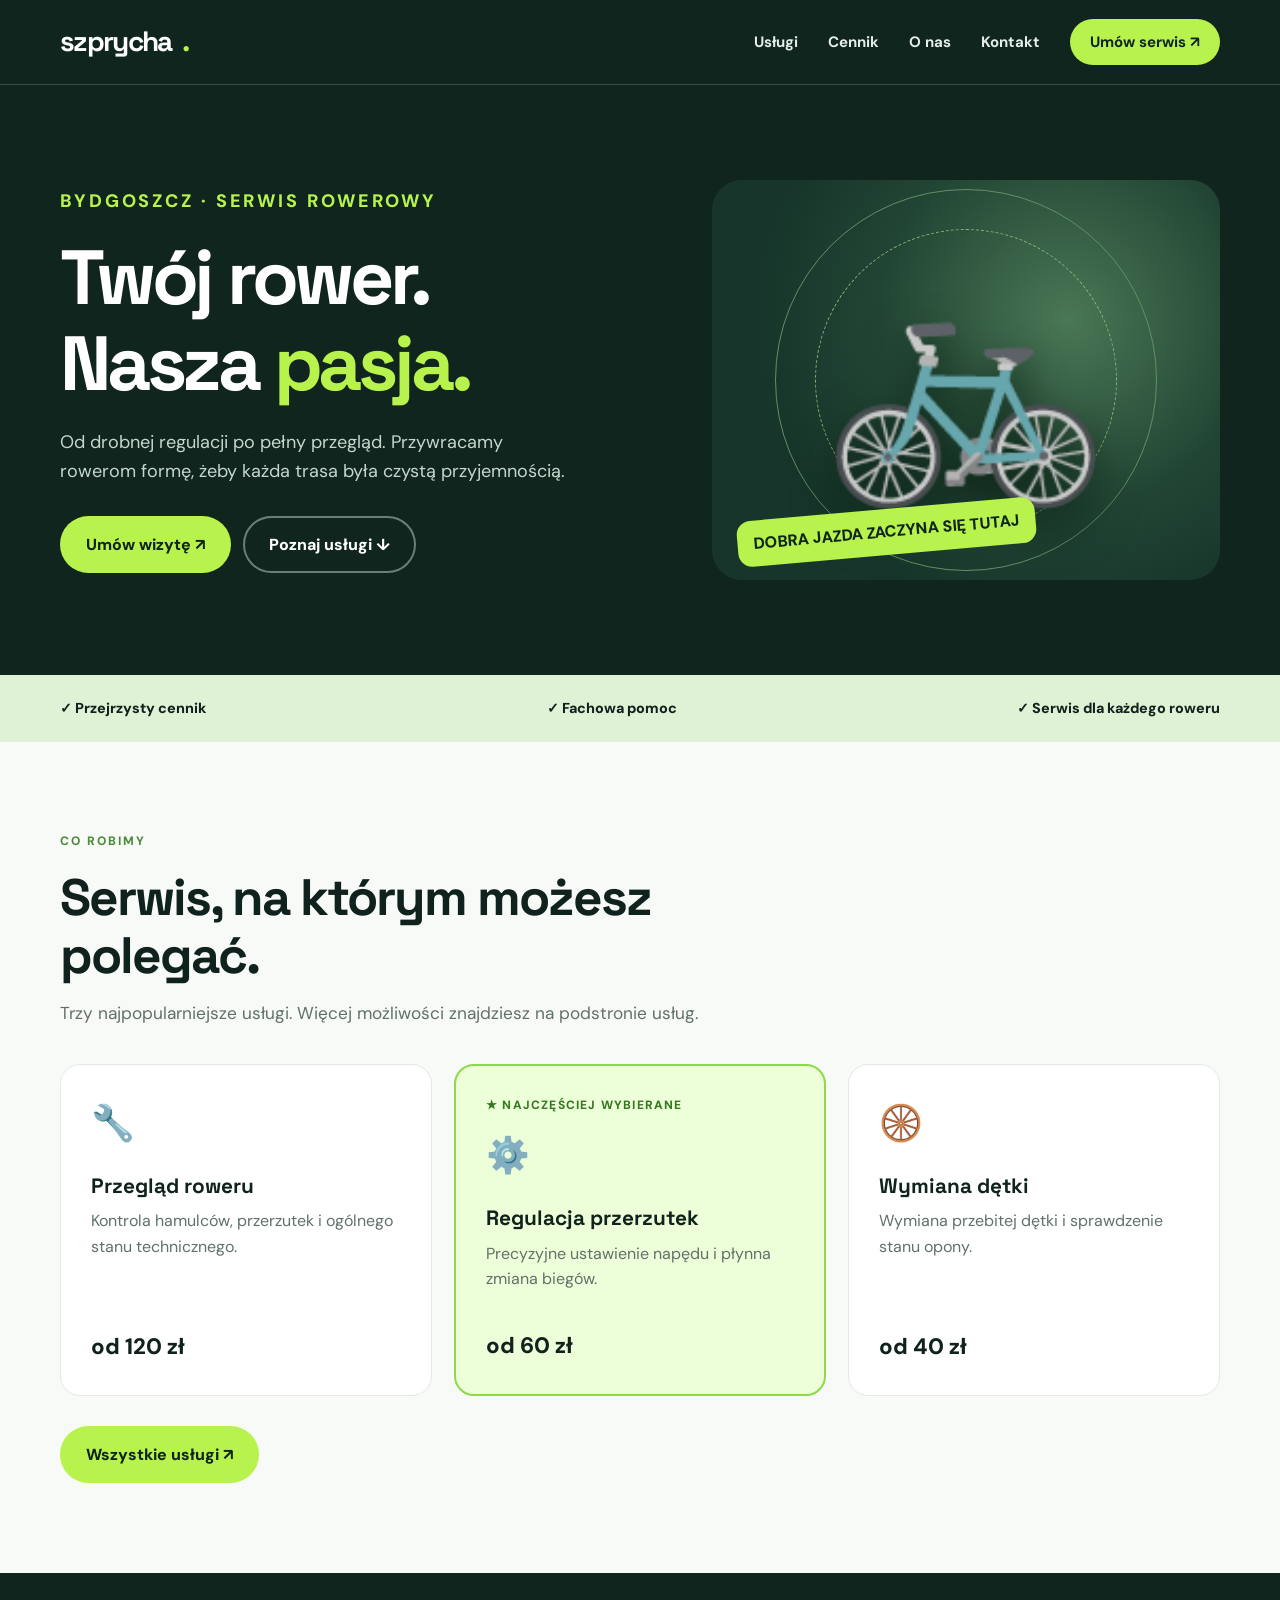
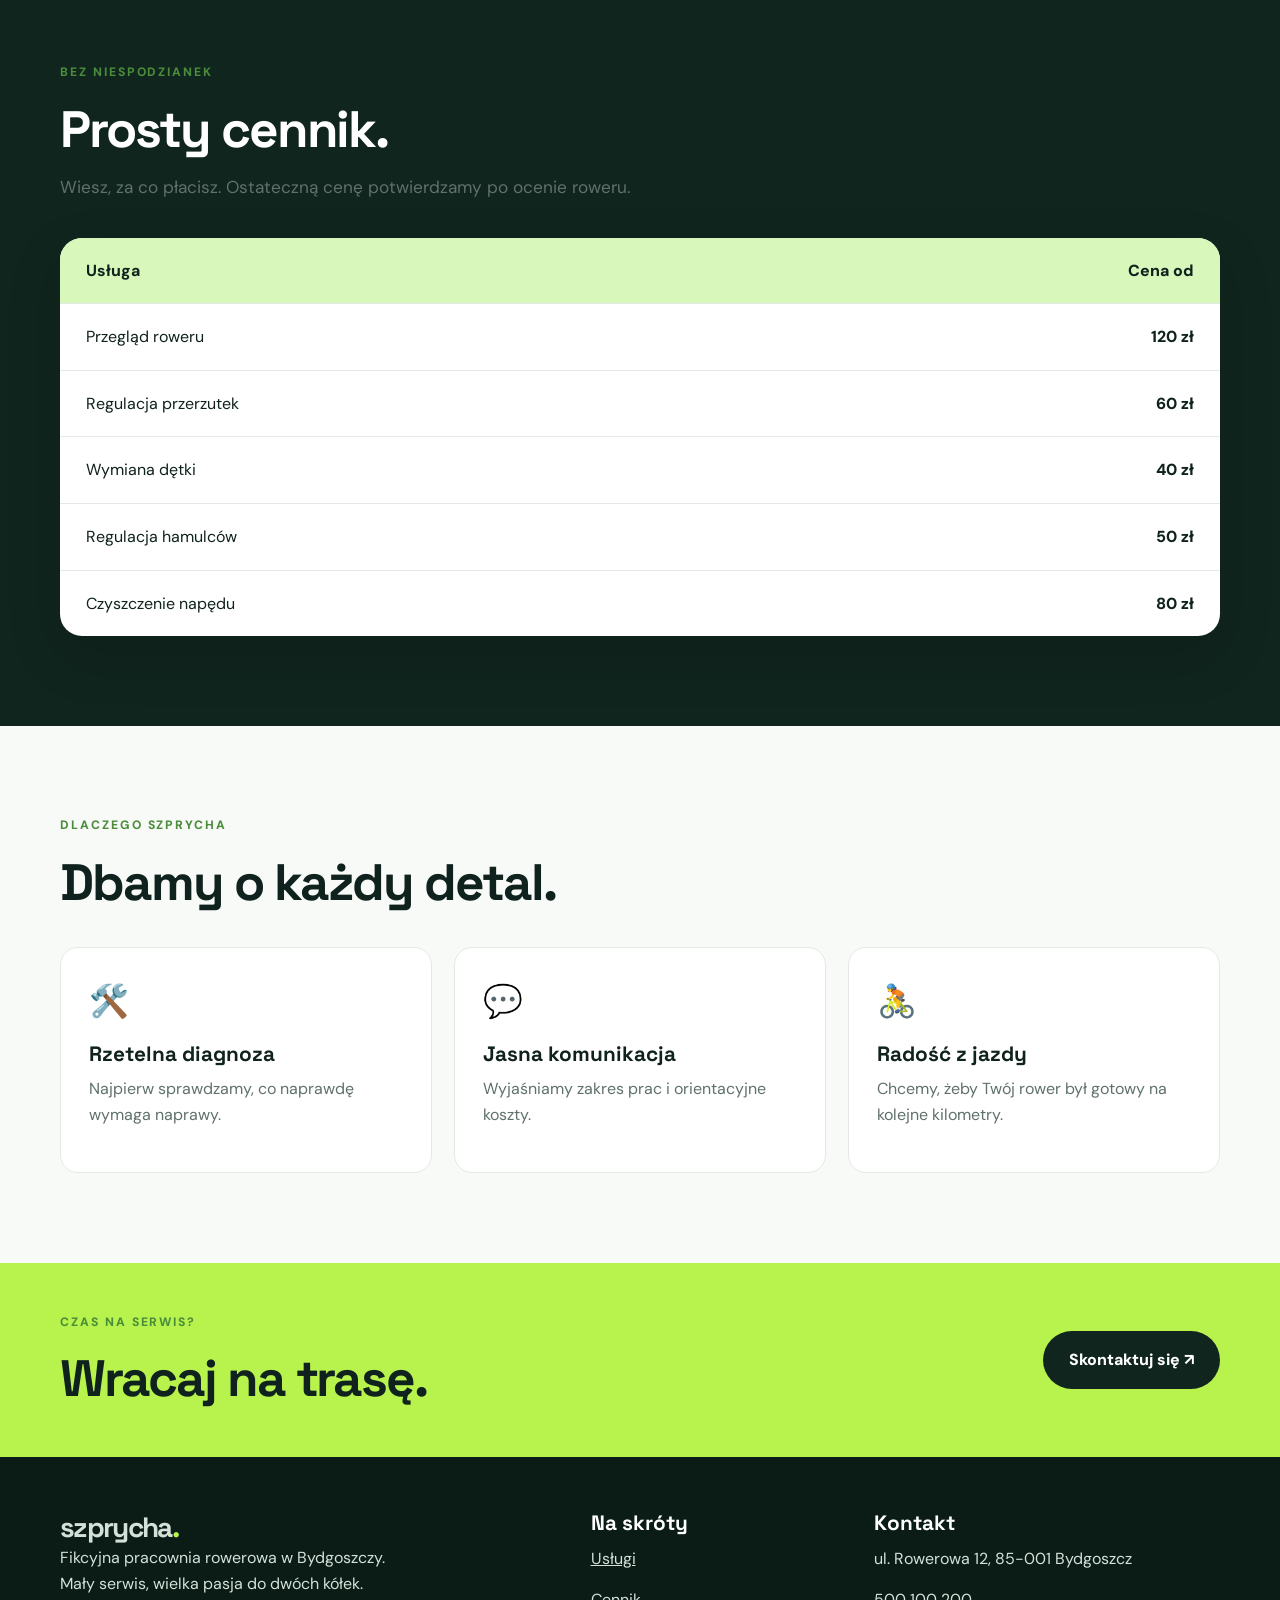
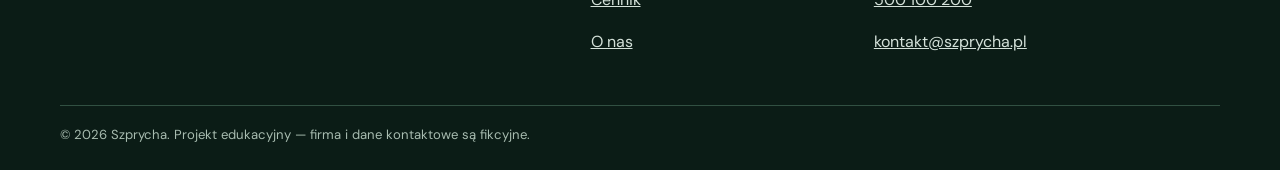
<file: index.html>
<!DOCTYPE html>
<html lang="pl">
<head>
<meta charset="UTF-8"><meta name="viewport" content="width=device-width, initial-scale=1.0">
<meta name="description" content="Szprycha – serwis rowerowy w Bydgoszczy. Przeglądy, naprawy, regulacje i wymiana dętek.">
<title>Szprycha | Serwis rowerowy Bydgoszcz</title><link rel="stylesheet" href="style.css">
<script src="app.js" defer></script>
</head>
<body>
<a class="skip-link" href="#tresc">Przejdź do treści</a>
<header class="site-header"><div class="container header-inner"><a class="logo" href="index.html">szprycha<span class="logo-mark">.</span></a><button class="menu-toggle" type="button" aria-expanded="false" aria-controls="menu-glowne">☰ Menu</button>
<nav class="menu" id="menu-glowne" aria-label="Nawigacja główna"><a href="#uslugi" >Usługi</a><a href="#cennik">Cennik</a><a href="o-nas.html">O nas</a><a href="#kontakt">Kontakt</a><a class="nav-cta" href="kontakt.html">Umów serwis ↗</a></nav></div></header>
<main id="tresc">
<section class="hero"><div class="container hero-grid"><div><p class="eyebrow">BYDGOSZCZ · SERWIS ROWEROWY</p><h1>Twój rower.<br>Nasza <strong>pasja.</strong></h1><p>Od drobnej regulacji po pełny przegląd. Przywracamy rowerom formę, żeby każda trasa była czystą przyjemnością.</p><div class="actions"><a class="btn btn-primary" href="kontakt.html">Umów wizytę ↗</a><a class="btn btn-outline" href="#uslugi">Poznaj usługi ↓</a></div></div><div class="hero-art" role="img" aria-label="Dekoracyjna ilustracja roweru"><span class="bike-icon" aria-hidden="true">🚲</span><span class="hero-stamp">DOBRA JAZDA ZACZYNA SIĘ TUTAJ</span></div></div></section>
<div class="trust-strip"><div class="container trust-inner"><span>✓ Przejrzysty cennik</span><span>✓ Fachowa pomoc</span><span>✓ Serwis dla każdego roweru</span></div></div>
<section id="uslugi" class="section"><div class="container"><div class="section-heading"><p class="eyebrow">CO ROBIMY</p><h2>Serwis, na którym możesz polegać.</h2><p>Trzy najpopularniejsze usługi. Więcej możliwości znajdziesz na podstronie usług.</p></div><div class="cards"><article class="card"><div class="card__icon" aria-hidden="true">🔧</div><h3>Przegląd roweru</h3><p>Kontrola hamulców, przerzutek i ogólnego stanu technicznego.</p><p class="card__price">od 120 zł</p></article><article class="card card--highlight"><p class="card__badge">★ Najczęściej wybierane</p><div class="card__icon" aria-hidden="true">⚙️</div><h3>Regulacja przerzutek</h3><p>Precyzyjne ustawienie napędu i płynna zmiana biegów.</p><p class="card__price">od 60 zł</p></article><article class="card"><div class="card__icon" aria-hidden="true">🛞</div><h3>Wymiana dętki</h3><p>Wymiana przebitej dętki i sprawdzenie stanu opony.</p><p class="card__price">od 40 zł</p></article></div><div class="actions"><a class="btn btn-primary" href="uslugi.html">Wszystkie usługi ↗</a></div></div></section>
<section id="cennik" class="section dark-section"><div class="container"><div class="section-heading"><p class="eyebrow">BEZ NIESPODZIANEK</p><h2>Prosty cennik.</h2><p class="lead">Wiesz, za co płacisz. Ostateczną cenę potwierdzamy po ocenie roweru.</p></div><div class="price-panel"><table><thead><tr><th scope="col">Usługa</th><th scope="col" class="num">Cena od</th></tr></thead><tbody><tr><td>Przegląd roweru</td><td class="num">120 zł</td></tr><tr><td>Regulacja przerzutek</td><td class="num">60 zł</td></tr><tr><td>Wymiana dętki</td><td class="num">40 zł</td></tr><tr><td>Regulacja hamulców</td><td class="num">50 zł</td></tr><tr><td>Czyszczenie napędu</td><td class="num">80 zł</td></tr></tbody></table></div></div></section>
<section class="section"><div class="container"><div class="section-heading"><p class="eyebrow">DLACZEGO SZPRYCHA</p><h2>Dbamy o każdy detal.</h2></div><div class="feature-grid"><article class="feature"><div class="feature-icon" aria-hidden="true">🛠️</div><h3>Rzetelna diagnoza</h3><p>Najpierw sprawdzamy, co naprawdę wymaga naprawy.</p></article><article class="feature"><div class="feature-icon" aria-hidden="true">💬</div><h3>Jasna komunikacja</h3><p>Wyjaśniamy zakres prac i orientacyjne koszty.</p></article><article class="feature"><div class="feature-icon" aria-hidden="true">🚴</div><h3>Radość z jazdy</h3><p>Chcemy, żeby Twój rower był gotowy na kolejne kilometry.</p></article></div></div></section>
<section class="cta-band"><div class="container cta-inner"><div><p class="eyebrow">CZAS NA SERWIS?</p><h2>Wracaj na trasę.</h2></div><a class="btn" href="kontakt.html">Skontaktuj się ↗</a></div></section>
</main>
<footer id="kontakt" class="site-footer"><div class="container"><div class="footer-grid"><div><a class="logo" href="index.html">szprycha<span class="logo-mark">.</span></a><p>Fikcyjna pracownia rowerowa w Bydgoszczy.<br>Mały serwis, wielka pasja do dwóch kółek.</p></div><div><h3>Na skróty</h3><p><a href="uslugi.html">Usługi</a></p><p><a href="#cennik">Cennik</a></p><p><a href="o-nas.html">O nas</a></p></div><div><h3>Kontakt</h3><address class="footer-address"><p>ul. Rowerowa 12, 85-001 Bydgoszcz</p><p><a href="tel:+48500100200">500 100 200</a></p><p><a href="mailto:kontakt@szprycha.pl">kontakt@szprycha.pl</a></p></address></div></div><div class="footer-bottom">© 2026 Szprycha. Projekt edukacyjny — firma i dane kontaktowe są fikcyjne.</div></div></footer>
</body></html>
</file>
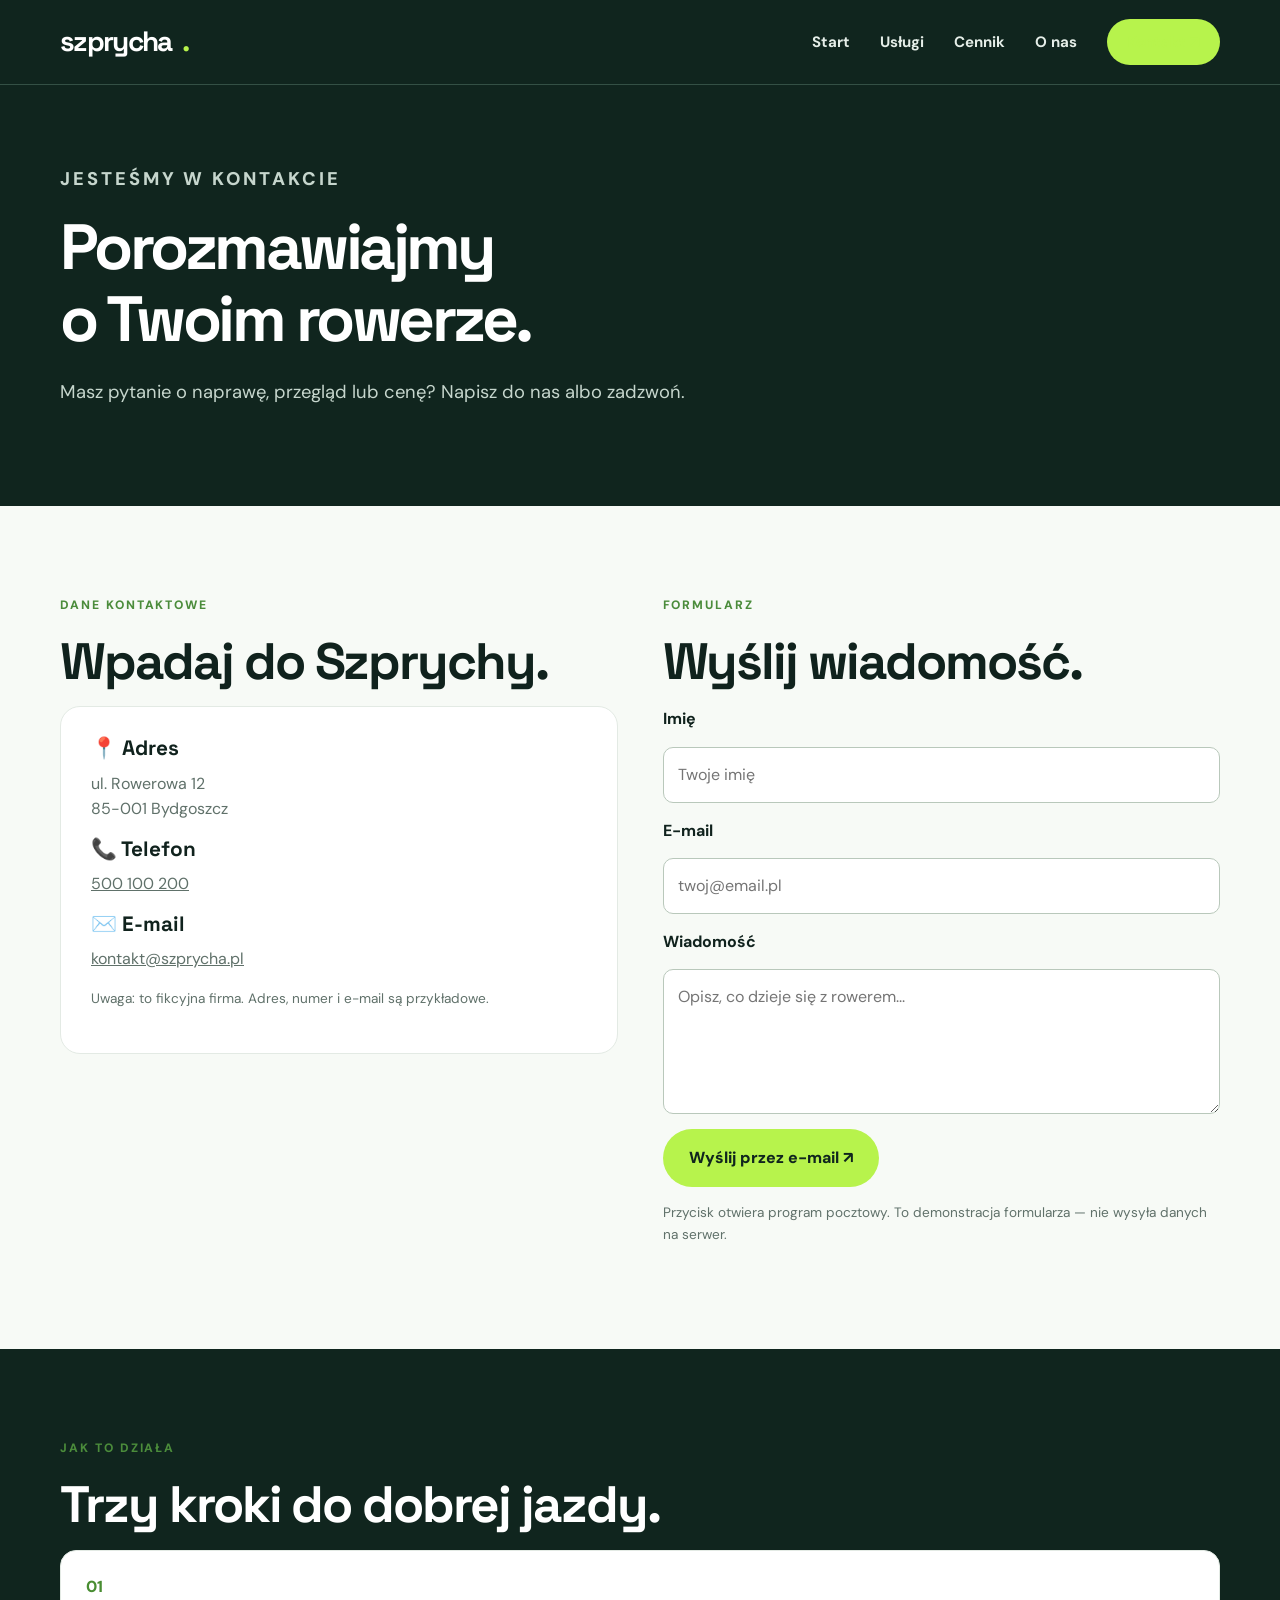
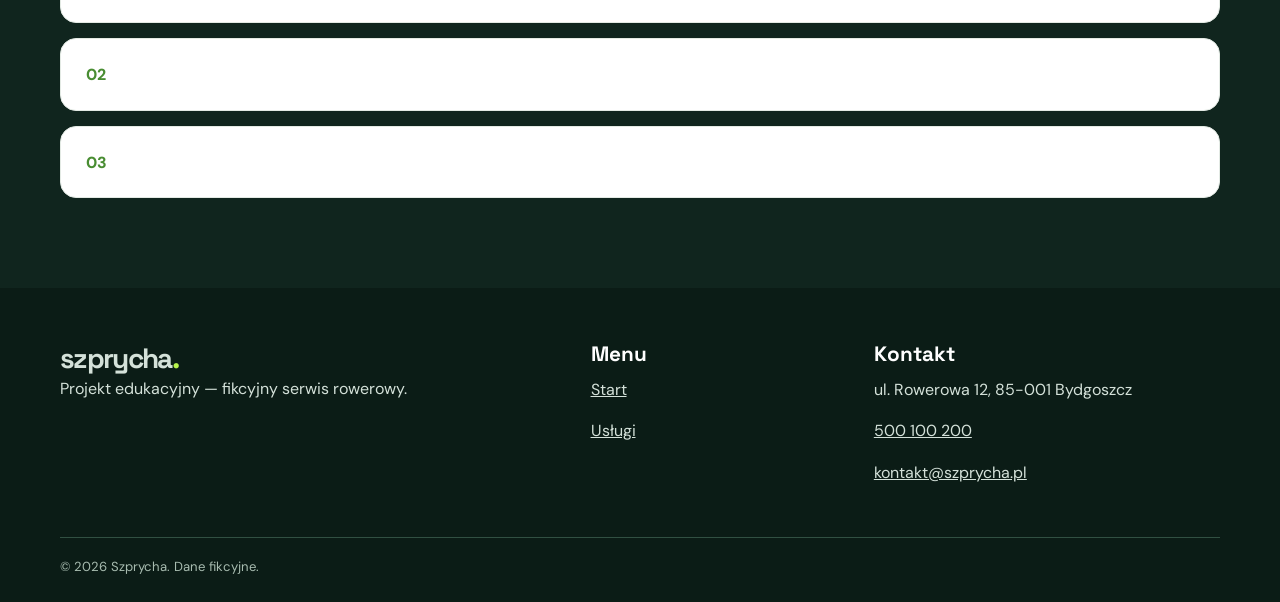
<file: kontakt.html>
<!DOCTYPE html><html lang="pl"><head><meta charset="UTF-8"><meta name="viewport" content="width=device-width, initial-scale=1.0"><title>Kontakt | Szprycha</title><link rel="stylesheet" href="style.css">
<script src="app.js" defer></script></head><body>
<a class="skip-link" href="#tresc">Przejdź do treści</a>
<header class="site-header"><div class="container header-inner"><a class="logo" href="index.html">szprycha<span class="logo-mark">.</span></a><button class="menu-toggle" type="button" aria-expanded="false" aria-controls="menu-glowne">☰ Menu</button>
<nav class="menu" id="menu-glowne" aria-label="Nawigacja główna"><a href="index.html">Start</a><a href="uslugi.html">Usługi</a><a href="index.html#cennik">Cennik</a><a href="o-nas.html">O nas</a><a class="nav-cta" href="kontakt.html" aria-current="page">Kontakt ↗</a></nav></div></header>
<main id="tresc"><section class="page-hero"><div class="container"><p class="eyebrow">JESTEŚMY W KONTAKCIE</p><h1>Porozmawiajmy<br>o Twoim rowerze.</h1><p>Masz pytanie o naprawę, przegląd lub cenę? Napisz do nas albo zadzwoń.</p></div></section><section class="section"><div class="container two-col"><div><p class="eyebrow">DANE KONTAKTOWE</p><h2>Wpadaj do Szprychy.</h2><div class="info-box"><h3>📍 Adres</h3><p>ul. Rowerowa 12<br>85-001 Bydgoszcz</p><h3>📞 Telefon</h3><p><a href="tel:+48500100200">500 100 200</a></p><h3>✉️ E-mail</h3><p><a href="mailto:kontakt@szprycha.pl">kontakt@szprycha.pl</a></p><p class="notice">Uwaga: to fikcyjna firma. Adres, numer i e-mail są przykładowe.</p></div></div><div><p class="eyebrow">FORMULARZ</p><h2>Wyślij wiadomość.</h2><form class="contact-form" action="mailto:kontakt@szprycha.pl" method="post" enctype="text/plain"><label for="name">Imię</label><input id="name" name="Imie" type="text" placeholder="Twoje imię" required><label for="email">E-mail</label><input id="email" name="Email" type="email" placeholder="twoj@email.pl" required><label for="message">Wiadomość</label><textarea id="message" name="Wiadomosc" placeholder="Opisz, co dzieje się z rowerem..." required></textarea><button class="btn btn-primary" type="submit">Wyślij przez e-mail ↗</button><p class="notice">Przycisk otwiera program pocztowy. To demonstracja formularza — nie wysyła danych na serwer.</p></form></div></div></section><section class="section dark-section"><div class="container"><p class="eyebrow">JAK TO DZIAŁA</p><h2>Trzy kroki do dobrej jazdy.</h2><div class="steps"><div class="step"><strong>Opisz problem</strong> — napisz, co wymaga sprawdzenia.</div><div class="step"><strong>Ustal zakres prac</strong> — omów orientacyjną cenę.</div><div class="step"><strong>Wracaj na trasę</strong> — ciesz się sprawnym rowerem.</div></div></div></section></main>
<footer class="site-footer"><div class="container"><div class="footer-grid"><div><a class="logo" href="index.html">szprycha<span class="logo-mark">.</span></a><p>Projekt edukacyjny — fikcyjny serwis rowerowy.</p></div><div><h3>Menu</h3><p><a href="index.html">Start</a></p><p><a href="uslugi.html">Usługi</a></p></div><div><h3>Kontakt</h3><address class="footer-address"><p>ul. Rowerowa 12, 85-001 Bydgoszcz</p><p><a href="tel:+48500100200">500 100 200</a></p><p><a href="mailto:kontakt@szprycha.pl">kontakt@szprycha.pl</a></p></address></div></div><div class="footer-bottom">© 2026 Szprycha. Dane fikcyjne.</div></div></footer></body></html>
</file>
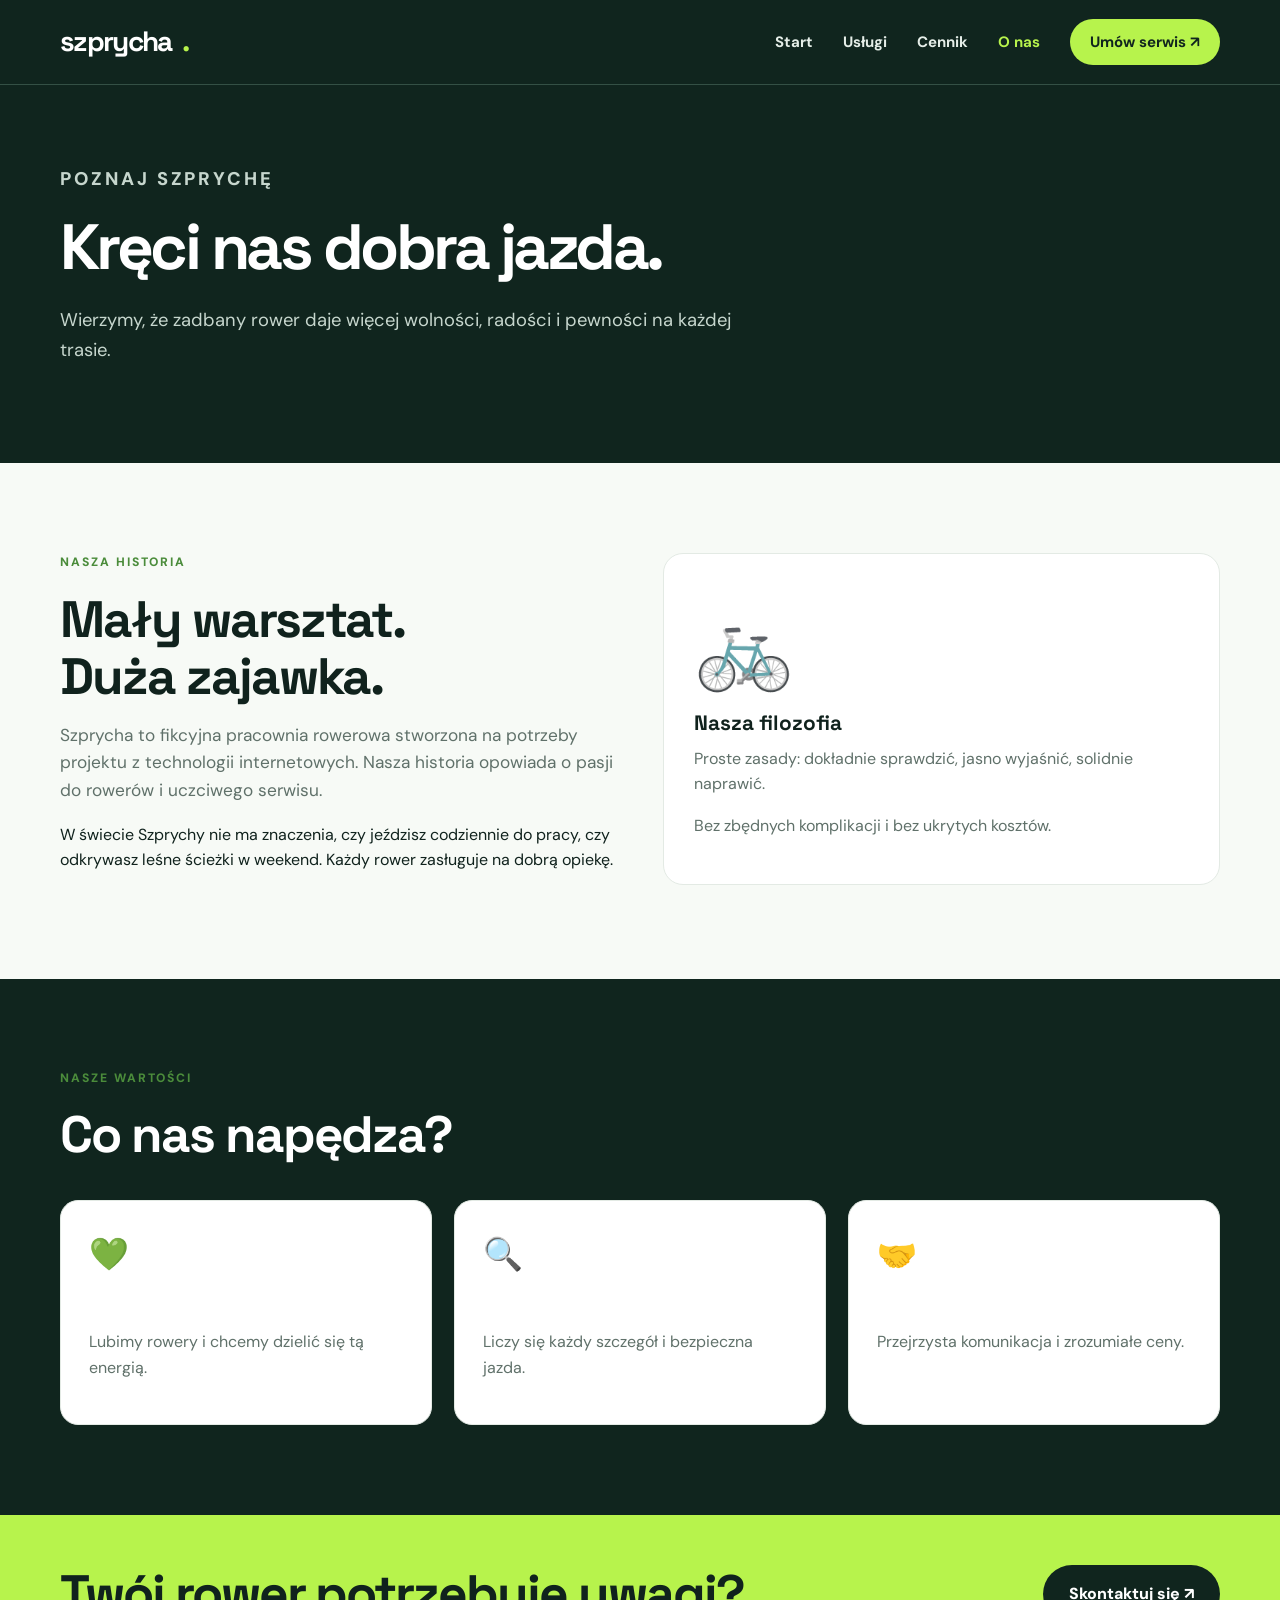
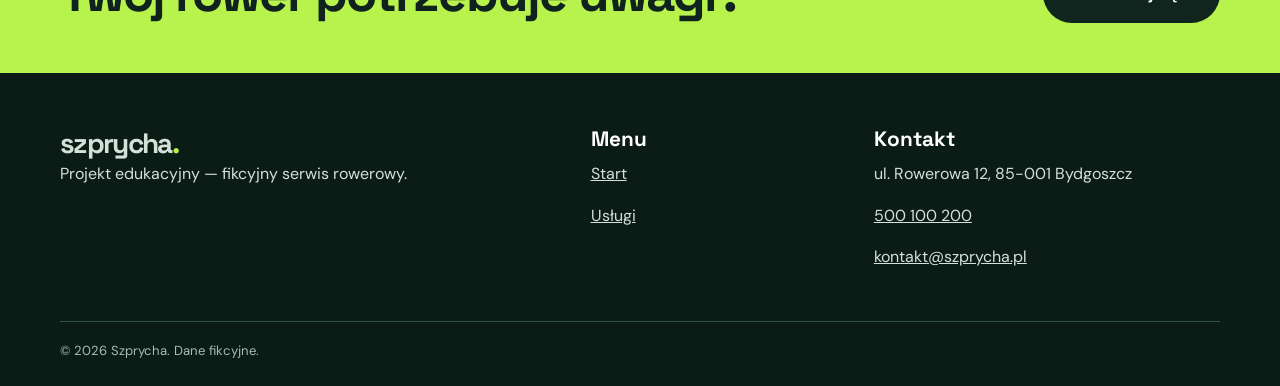
<file: o-nas.html>
<!DOCTYPE html><html lang="pl"><head><meta charset="UTF-8"><meta name="viewport" content="width=device-width, initial-scale=1.0"><title>O nas | Szprycha</title><link rel="stylesheet" href="style.css">
<script src="app.js" defer></script></head><body>
<a class="skip-link" href="#tresc">Przejdź do treści</a>
<header class="site-header"><div class="container header-inner"><a class="logo" href="index.html">szprycha<span class="logo-mark">.</span></a><button class="menu-toggle" type="button" aria-expanded="false" aria-controls="menu-glowne">☰ Menu</button>
<nav class="menu" id="menu-glowne" aria-label="Nawigacja główna"><a href="index.html">Start</a><a href="uslugi.html">Usługi</a><a href="index.html#cennik">Cennik</a><a href="o-nas.html" aria-current="page">O nas</a><a class="nav-cta" href="kontakt.html">Umów serwis ↗</a></nav></div></header>
<main id="tresc"><section class="page-hero"><div class="container"><p class="eyebrow">POZNAJ SZPRYCHĘ</p><h1>Kręci nas dobra jazda.</h1><p>Wierzymy, że zadbany rower daje więcej wolności, radości i pewności na każdej trasie.</p></div></section><section class="section"><div class="container two-col"><div><p class="eyebrow">NASZA HISTORIA</p><h2>Mały warsztat.<br>Duża zajawka.</h2><p class="lead">Szprycha to fikcyjna pracownia rowerowa stworzona na potrzeby projektu z technologii internetowych. Nasza historia opowiada o pasji do rowerów i uczciwego serwisu.</p><p>W świecie Szprychy nie ma znaczenia, czy jeździsz codziennie do pracy, czy odkrywasz leśne ścieżki w weekend. Każdy rower zasługuje na dobrą opiekę.</p></div><div class="info-box"><div style="font-size:5rem" aria-hidden="true">🚲</div><h3>Nasza filozofia</h3><p>Proste zasady: dokładnie sprawdzić, jasno wyjaśnić, solidnie naprawić.</p><p>Bez zbędnych komplikacji i bez ukrytych kosztów.</p></div></div></section><section class="section dark-section"><div class="container"><div class="section-heading"><p class="eyebrow">NASZE WARTOŚCI</p><h2>Co nas napędza?</h2></div><div class="feature-grid"><article class="feature"><div class="feature-icon" aria-hidden="true">💚</div><h3>Pasja</h3><p>Lubimy rowery i chcemy dzielić się tą energią.</p></article><article class="feature"><div class="feature-icon" aria-hidden="true">🔍</div><h3>Dokładność</h3><p>Liczy się każdy szczegół i bezpieczna jazda.</p></article><article class="feature"><div class="feature-icon" aria-hidden="true">🤝</div><h3>Uczciwość</h3><p>Przejrzysta komunikacja i zrozumiałe ceny.</p></article></div></div></section><section class="cta-band"><div class="container cta-inner"><h2>Twój rower potrzebuje uwagi?</h2><a class="btn" href="kontakt.html">Skontaktuj się ↗</a></div></section></main>
<footer class="site-footer"><div class="container"><div class="footer-grid"><div><a class="logo" href="index.html">szprycha<span class="logo-mark">.</span></a><p>Projekt edukacyjny — fikcyjny serwis rowerowy.</p></div><div><h3>Menu</h3><p><a href="index.html">Start</a></p><p><a href="uslugi.html">Usługi</a></p></div><div><h3>Kontakt</h3><address class="footer-address"><p>ul. Rowerowa 12, 85-001 Bydgoszcz</p><p><a href="tel:+48500100200">500 100 200</a></p><p><a href="mailto:kontakt@szprycha.pl">kontakt@szprycha.pl</a></p></address></div></div><div class="footer-bottom">© 2026 Szprycha. Dane fikcyjne.</div></div></footer></body></html>
</file>
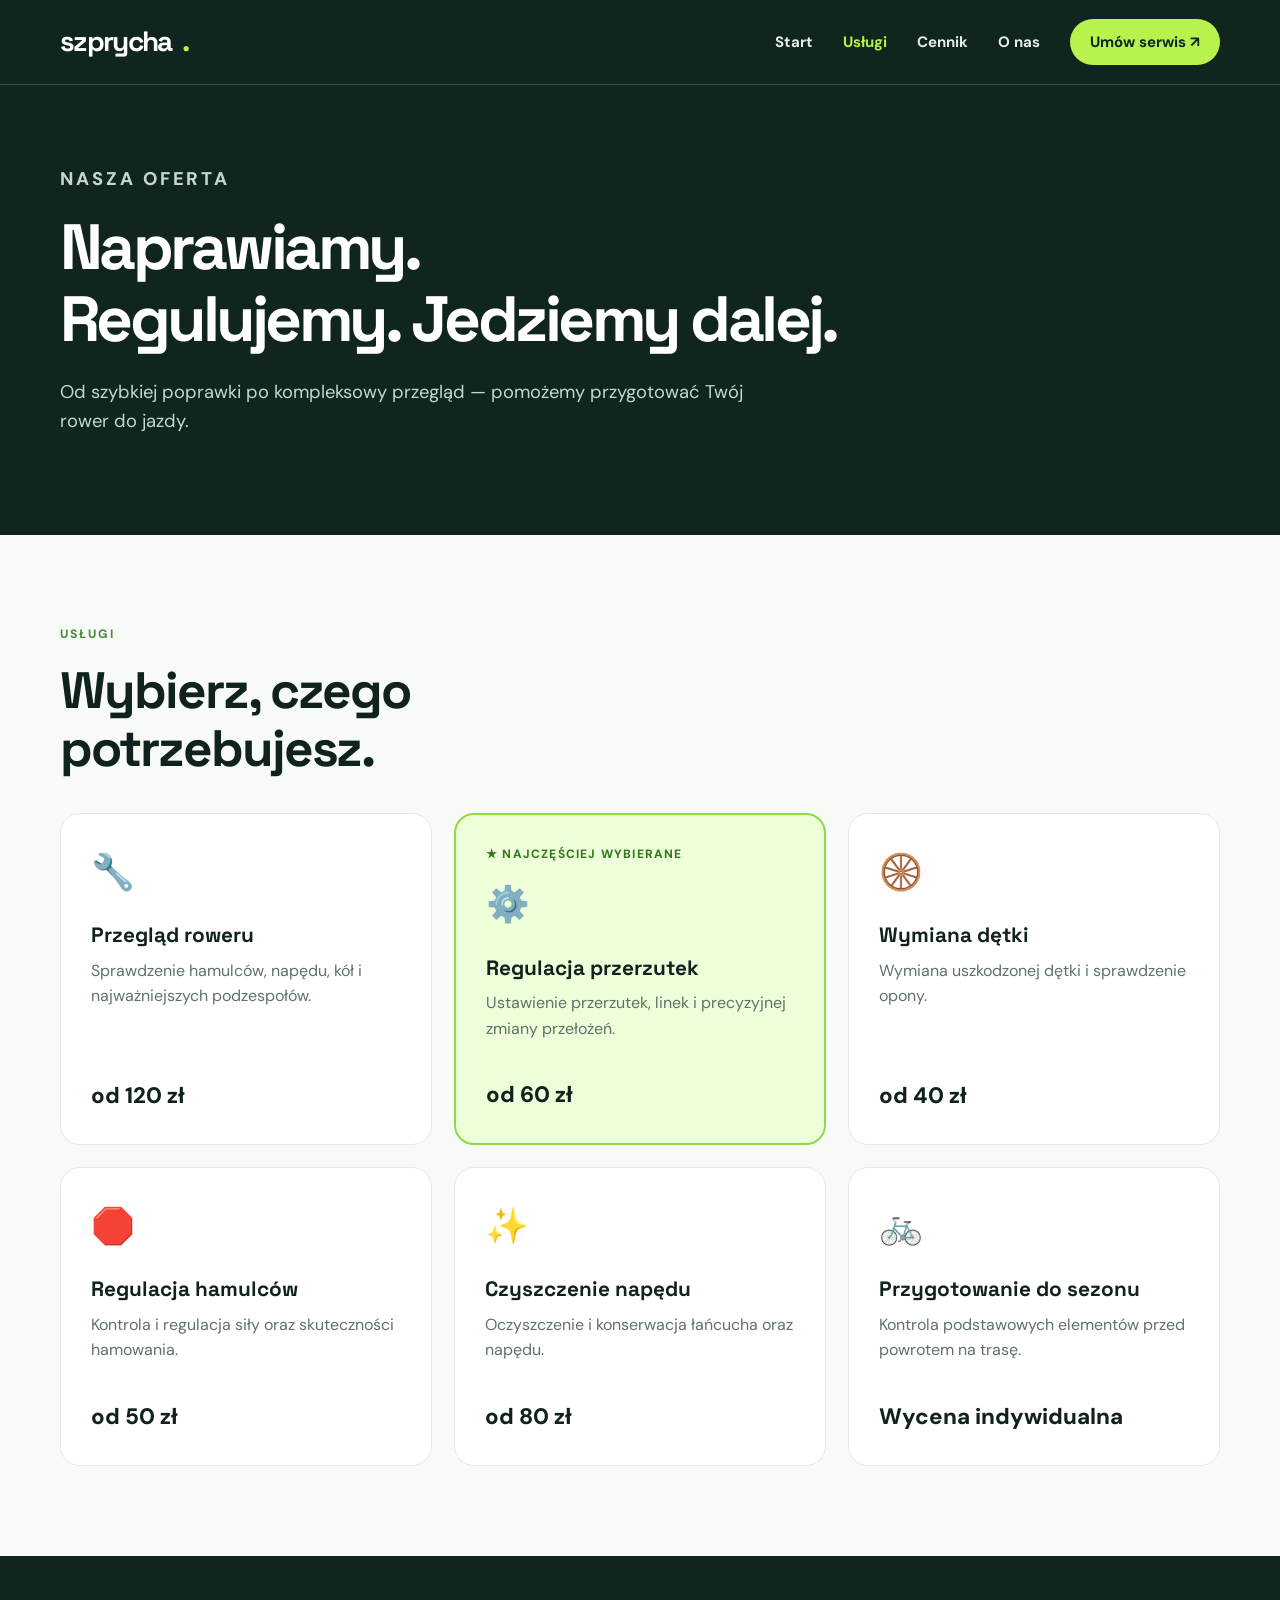
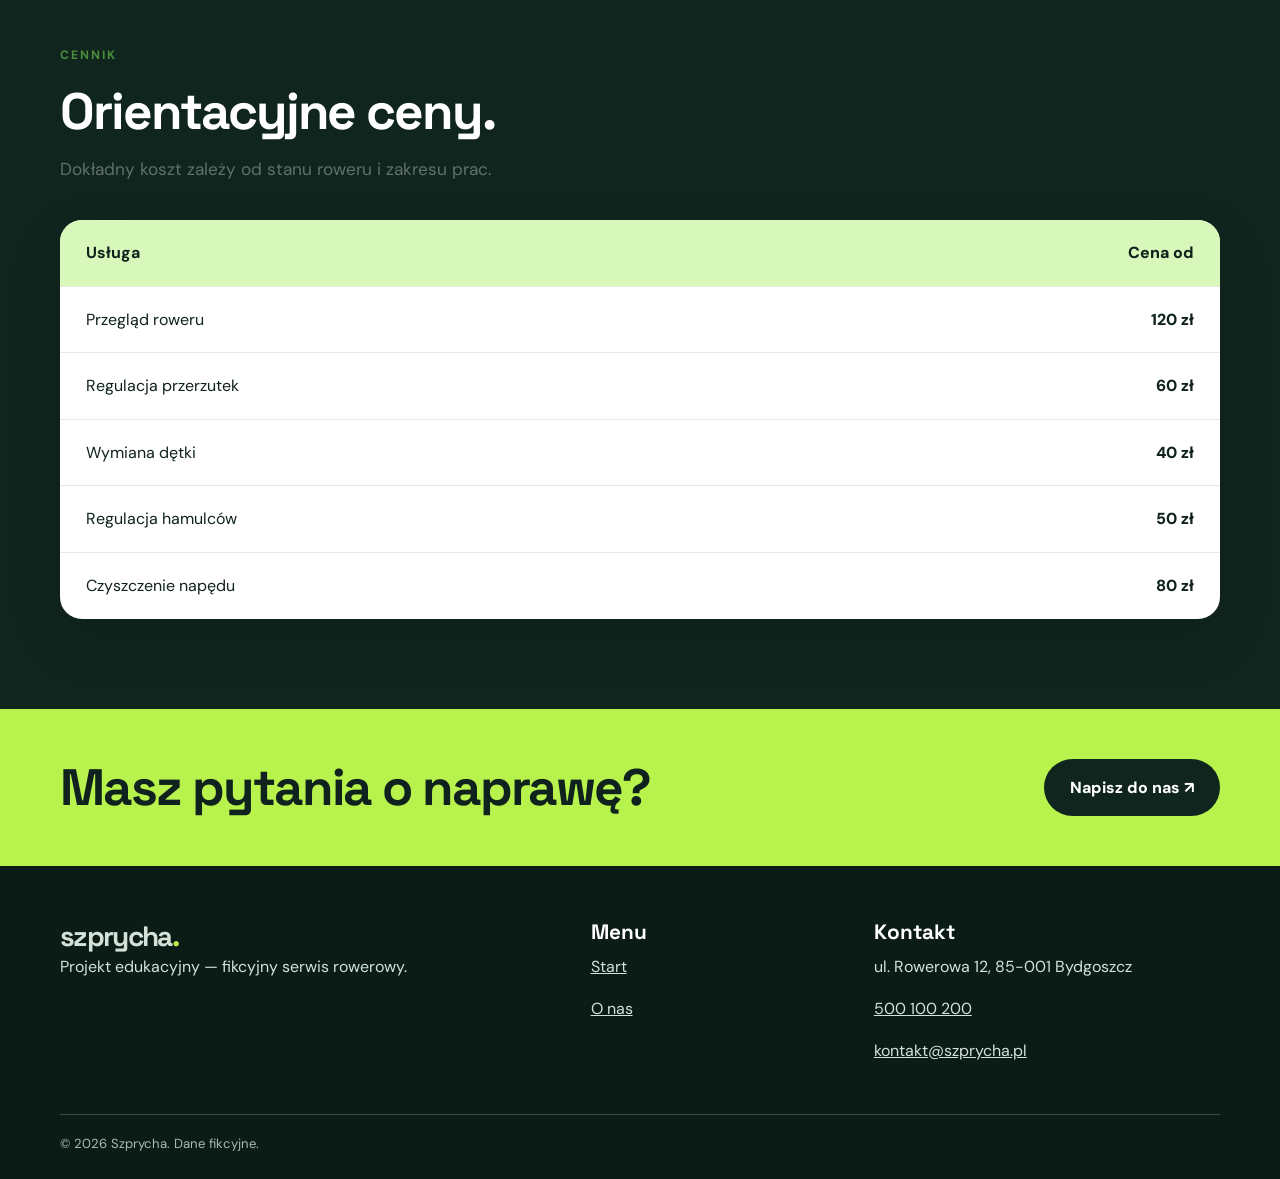
<file: uslugi.html>
<!DOCTYPE html><html lang="pl"><head><meta charset="UTF-8"><meta name="viewport" content="width=device-width, initial-scale=1.0"><title>Usługi | Szprycha</title><link rel="stylesheet" href="style.css">
<script src="app.js" defer></script></head><body>
<a class="skip-link" href="#tresc">Przejdź do treści</a>
<header class="site-header"><div class="container header-inner"><a class="logo" href="index.html">szprycha<span class="logo-mark">.</span></a><button class="menu-toggle" type="button" aria-expanded="false" aria-controls="menu-glowne">☰ Menu</button>
<nav class="menu" id="menu-glowne" aria-label="Nawigacja główna"><a href="index.html">Start</a><a href="uslugi.html" aria-current="page">Usługi</a><a href="index.html#cennik">Cennik</a><a href="o-nas.html">O nas</a><a class="nav-cta" href="kontakt.html">Umów serwis ↗</a></nav></div></header>
<main id="tresc"><section class="page-hero"><div class="container"><p class="eyebrow">NASZA OFERTA</p><h1>Naprawiamy.<br>Regulujemy. Jedziemy dalej.</h1><p>Od szybkiej poprawki po kompleksowy przegląd — pomożemy przygotować Twój rower do jazdy.</p></div></section><section class="section"><div class="container"><div class="section-heading"><p class="eyebrow">USŁUGI</p><h2>Wybierz, czego potrzebujesz.</h2></div><div class="cards"><article class="card"><div class="card__icon" aria-hidden="true">🔧</div><h3>Przegląd roweru</h3><p>Sprawdzenie hamulców, napędu, kół i najważniejszych podzespołów.</p><p class="card__price">od 120 zł</p></article><article class="card card--highlight"><p class="card__badge">★ Najczęściej wybierane</p><div class="card__icon" aria-hidden="true">⚙️</div><h3>Regulacja przerzutek</h3><p>Ustawienie przerzutek, linek i precyzyjnej zmiany przełożeń.</p><p class="card__price">od 60 zł</p></article><article class="card"><div class="card__icon" aria-hidden="true">🛞</div><h3>Wymiana dętki</h3><p>Wymiana uszkodzonej dętki i sprawdzenie opony.</p><p class="card__price">od 40 zł</p></article><article class="card"><div class="card__icon" aria-hidden="true">🛑</div><h3>Regulacja hamulców</h3><p>Kontrola i regulacja siły oraz skuteczności hamowania.</p><p class="card__price">od 50 zł</p></article><article class="card"><div class="card__icon" aria-hidden="true">✨</div><h3>Czyszczenie napędu</h3><p>Oczyszczenie i konserwacja łańcucha oraz napędu.</p><p class="card__price">od 80 zł</p></article><article class="card"><div class="card__icon" aria-hidden="true">🚲</div><h3>Przygotowanie do sezonu</h3><p>Kontrola podstawowych elementów przed powrotem na trasę.</p><p class="card__price">Wycena indywidualna</p></article></div></div></section><section class="section dark-section"><div class="container"><div class="section-heading"><p class="eyebrow">CENNIK</p><h2>Orientacyjne ceny.</h2><p class="lead">Dokładny koszt zależy od stanu roweru i zakresu prac.</p></div><div class="price-panel"><table><thead><tr><th scope="col">Usługa</th><th scope="col" class="num">Cena od</th></tr></thead><tbody><tr><td>Przegląd roweru</td><td class="num">120 zł</td></tr><tr><td>Regulacja przerzutek</td><td class="num">60 zł</td></tr><tr><td>Wymiana dętki</td><td class="num">40 zł</td></tr><tr><td>Regulacja hamulców</td><td class="num">50 zł</td></tr><tr><td>Czyszczenie napędu</td><td class="num">80 zł</td></tr></tbody></table></div></div></section><section class="cta-band"><div class="container cta-inner"><h2>Masz pytania o naprawę?</h2><a class="btn" href="kontakt.html">Napisz do nas ↗</a></div></section></main>
<footer class="site-footer"><div class="container"><div class="footer-grid"><div><a class="logo" href="index.html">szprycha<span class="logo-mark">.</span></a><p>Projekt edukacyjny — fikcyjny serwis rowerowy.</p></div><div><h3>Menu</h3><p><a href="index.html">Start</a></p><p><a href="o-nas.html">O nas</a></p></div><div><h3>Kontakt</h3><address class="footer-address"><p>ul. Rowerowa 12, 85-001 Bydgoszcz</p><p><a href="tel:+48500100200">500 100 200</a></p><p><a href="mailto:kontakt@szprycha.pl">kontakt@szprycha.pl</a></p></address></div></div><div class="footer-bottom">© 2026 Szprycha. Dane fikcyjne.</div></div></footer></body></html>
</file>
<file: style.css>
@import url('https://fonts.googleapis.com/css2?family=DM+Sans:wght@400;500;600;700;800&family=Space+Grotesk:wght@500;600;700&display=swap');
:root{--ink:#10221d;--muted:#60716a;--green:#b7f34c;--dark:#10251e;--line:#e3eae4;--bg:#f7faf6;--white:#fff;--radius:20px}*{box-sizing:border-box}html{scroll-behavior:smooth}body{margin:0;font-family:'DM Sans',Arial,sans-serif;background:var(--bg);color:var(--ink);line-height:1.6}h1,h2,h3,.logo{font-family:'Space Grotesk',Arial,sans-serif;line-height:1.12}h1{font-size:clamp(2.7rem,6vw,5.4rem);letter-spacing:-.055em;margin:0 0 22px}h2{font-size:clamp(2rem,4vw,3.3rem);letter-spacing:-.04em;margin:0 0 16px}h3{font-size:1.3rem;margin:0 0 10px}p{margin-top:0}a{color:inherit}a:focus-visible,button:focus-visible,input:focus-visible,textarea:focus-visible{outline:3px solid #4a9f36;outline-offset:3px}.container{width:min(1160px,calc(100% - 40px));margin-inline:auto}.site-header{background:#10251e;color:#fff;position:sticky;top:0;z-index:20;border-bottom:1px solid #345045}.header-inner{display:flex;align-items:center;justify-content:space-between;gap:24px;min-height:84px}.logo{font-weight:700;font-size:1.75rem;text-decoration:none;letter-spacing:-.06em}.logo-mark{color:var(--green)}.menu{display:flex;gap:30px;align-items:center;flex-wrap:wrap}.menu a{text-decoration:none;font-weight:700;font-size:.94rem;color:#e5eee8}.menu a:hover,.menu a[aria-current="page"]{color:var(--green)}.menu .nav-cta{background:var(--green);color:var(--dark);padding:11px 20px;border-radius:999px}.menu .nav-cta:hover{color:var(--dark);background:#d2ff84}.hero{background:var(--dark);color:#fff;overflow:hidden}.hero-grid{display:grid;grid-template-columns:1.1fr .9fr;gap:30px;align-items:center;min-height:590px;padding:70px 0}.eyebrow{text-transform:uppercase;letter-spacing:.16em;font-size:.76rem;font-weight:800;color:#4b8c3b;margin-bottom:18px}.hero .eyebrow{color:var(--green)}.hero p{color:#c6d6cd;max-width:510px;font-size:1.13rem}.hero strong{color:var(--green)}.actions{display:flex;gap:12px;flex-wrap:wrap;margin-top:30px}.btn{display:inline-flex;align-items:center;justify-content:center;border-radius:999px;padding:14px 24px;font-weight:800;text-decoration:none;border:2px solid transparent;cursor:pointer;font:inherit;font-weight:800}.btn-primary{background:var(--green);color:var(--dark)}.btn-primary:hover{background:#d4ff89}.btn-outline{border-color:#698074;color:#fff}.btn-outline:hover{background:#284237}.hero-art{position:relative;min-height:400px;border-radius:30px;background:radial-gradient(circle at 70% 35%,#4a7755 0,#214534 43%,#17352a 70%);display:grid;place-items:center;overflow:hidden}.hero-art:before{content:'';position:absolute;width:380px;height:380px;border:1px solid #628f66;border-radius:50%}.hero-art:after{content:'';position:absolute;width:300px;height:300px;border:1px dashed #8db77b;border-radius:50%}.bike-icon{font-size:clamp(8rem,18vw,15rem);z-index:1;filter:drop-shadow(0 20px 22px #091e12)}.hero-stamp{position:absolute;bottom:25px;left:25px;background:var(--green);color:var(--dark);border-radius:14px;padding:10px 16px;font-weight:800;z-index:2;transform:rotate(-5deg)}.trust-strip{background:#dff2d6;padding:22px 0}.trust-inner{display:flex;justify-content:space-between;gap:20px;flex-wrap:wrap;font-weight:800;font-size:.9rem}.section{padding:90px 0}.section-heading{max-width:650px;margin-bottom:36px}.section-heading>p:last-child,.lead{color:var(--muted);font-size:1.08rem}.cards{display:flex;flex-wrap:wrap;gap:22px}.card{flex:1 1 280px;background:#fff;border:1px solid var(--line);border-radius:var(--radius);padding:30px;display:flex;flex-direction:column;transition:transform .2s,box-shadow .2s}.card:hover{transform:translateY(-6px);box-shadow:0 20px 40px #193b2420}.card--highlight{background:#edffd9;border:2px solid #8ed94a}.card__badge{font-size:.75rem;text-transform:uppercase;letter-spacing:.1em;font-weight:800;color:#36771f}.card__icon{font-size:2.2rem;margin-bottom:24px}.card p:not(.card__badge):not(.card__price){color:var(--muted)}.card__price{font-size:1.4rem;font-weight:800;margin:auto 0 0;padding-top:20px}.dark-section{background:var(--dark);color:#fff}.dark-section .lead{color:#b4c9bc}.price-panel{background:#fff;color:var(--ink);border-radius:22px;overflow:hidden;box-shadow:0 20px 55px #0002}table{width:100%;border-collapse:collapse}th,td{padding:20px 26px;text-align:left;border-bottom:1px solid var(--line)}thead{background:#d8f7bb}tbody tr:last-child td{border-bottom:0}tbody tr:hover{background:#f5faef}.num{text-align:right;white-space:nowrap;font-weight:800}.feature-grid{display:grid;grid-template-columns:repeat(3,1fr);gap:22px}.feature{background:#fff;padding:28px;border-radius:18px;border:1px solid var(--line)}.feature-icon{font-size:2rem;margin-bottom:16px}.feature p{color:var(--muted)}.cta-band{background:var(--green);padding:50px 0}.cta-inner{display:flex;justify-content:space-between;align-items:center;gap:20px}.cta-inner h2{margin:0}.cta-inner .btn{background:var(--dark);color:#fff}.site-footer{background:#0b1c16;color:#d4e1d9;padding:55px 0 25px}.footer-grid{display:grid;grid-template-columns:2fr 1fr 1.4fr;gap:36px}.site-footer h3{color:#fff}.site-footer a{color:#d4e1d9}.site-footer a:hover{color:var(--green)}.footer-bottom{border-top:1px solid #315042;margin-top:35px;padding-top:18px;font-size:.82rem;color:#a8bcb0}.page-hero{background:var(--dark);color:#fff;padding:80px 0}.page-hero h1{font-size:clamp(2.5rem,5vw,4.5rem)}.page-hero p{max-width:700px;color:#c6d6cd;font-size:1.15rem}.two-col{display:grid;grid-template-columns:1fr 1fr;gap:45px;align-items:start}.info-box{background:#fff;padding:30px;border-radius:20px;border:1px solid var(--line)}.info-box p{color:var(--muted)}.contact-form{display:grid;gap:15px}.contact-form label{font-weight:700}.contact-form input,.contact-form textarea{width:100%;padding:14px;border:1px solid #b9c8bb;border-radius:10px;font:inherit;background:#fff}.contact-form textarea{min-height:145px;resize:vertical}.contact-form .btn{justify-self:start}.notice{font-size:.85rem;color:var(--muted)}.steps{counter-reset:step;display:grid;gap:15px}.step{counter-increment:step;background:#fff;border:1px solid var(--line);border-radius:16px;padding:22px 25px}.step:before{content:counter(step,decimal-leading-zero);font-weight:800;color:#498d32;margin-right:14px}.step strong{font-size:1.05rem}@media(max-width:800px){.header-inner{flex-direction:column;padding:16px 0;gap:12px}.hero-grid,.two-col{grid-template-columns:1fr}.hero-grid{padding:50px 0}.hero-art{min-height:310px}.feature-grid,.footer-grid{grid-template-columns:1fr 1fr}.cta-inner{align-items:flex-start;flex-direction:column}}@media(max-width:600px){.container{width:min(100% - 28px,1160px)}.site-header{position:static}.menu{gap:12px;justify-content:center}.menu a{font-size:.84rem}.menu .nav-cta{padding:7px 12px}.section{padding:58px 0}.hero-art{min-height:250px}.feature-grid,.footer-grid{grid-template-columns:1fr}.card{flex-basis:100%}th,td{padding:14px 12px;font-size:.89rem}.trust-inner{flex-direction:column;gap:8px}.page-hero{padding:60px 0}}


/* LAB 2 — menu mobilne */
.menu-toggle {
  display: none;
  background: var(--green);
  color: var(--dark);
  border: 0;
  border-radius: 12px;
  padding: 10px 18px;
  font: inherit;
  font-weight: 800;
  cursor: pointer;
}

@media (max-width: 600px) {
  .menu-toggle { display: block; }
  .menu {
    display: none;
    width: 100%;
    flex-direction: column;
    align-items: center;
    gap: 14px;
    padding: 15px 0;
  }
  .menu.menu--open { display: flex; }
}

/* Dostępność: szybkie przejście do głównej treści */
.skip-link {
  position: absolute;
  left: 12px;
  top: -80px;
  z-index: 100;
  background: var(--green);
  color: var(--dark);
  padding: 10px 16px;
  border-radius: 10px;
  font-weight: 800;
}
.skip-link:focus { top: 12px; }
.footer-address { font-style: normal; }
@media (prefers-reduced-motion: reduce) {
  html { scroll-behavior: auto; }
  .card { transition: none; }
}
.site-header .logo {
  display: inline-flex;
  align-items: center;
  gap: 10px;
}

.site-header .logo svg {
  flex-shrink: 0;
}
</file>
